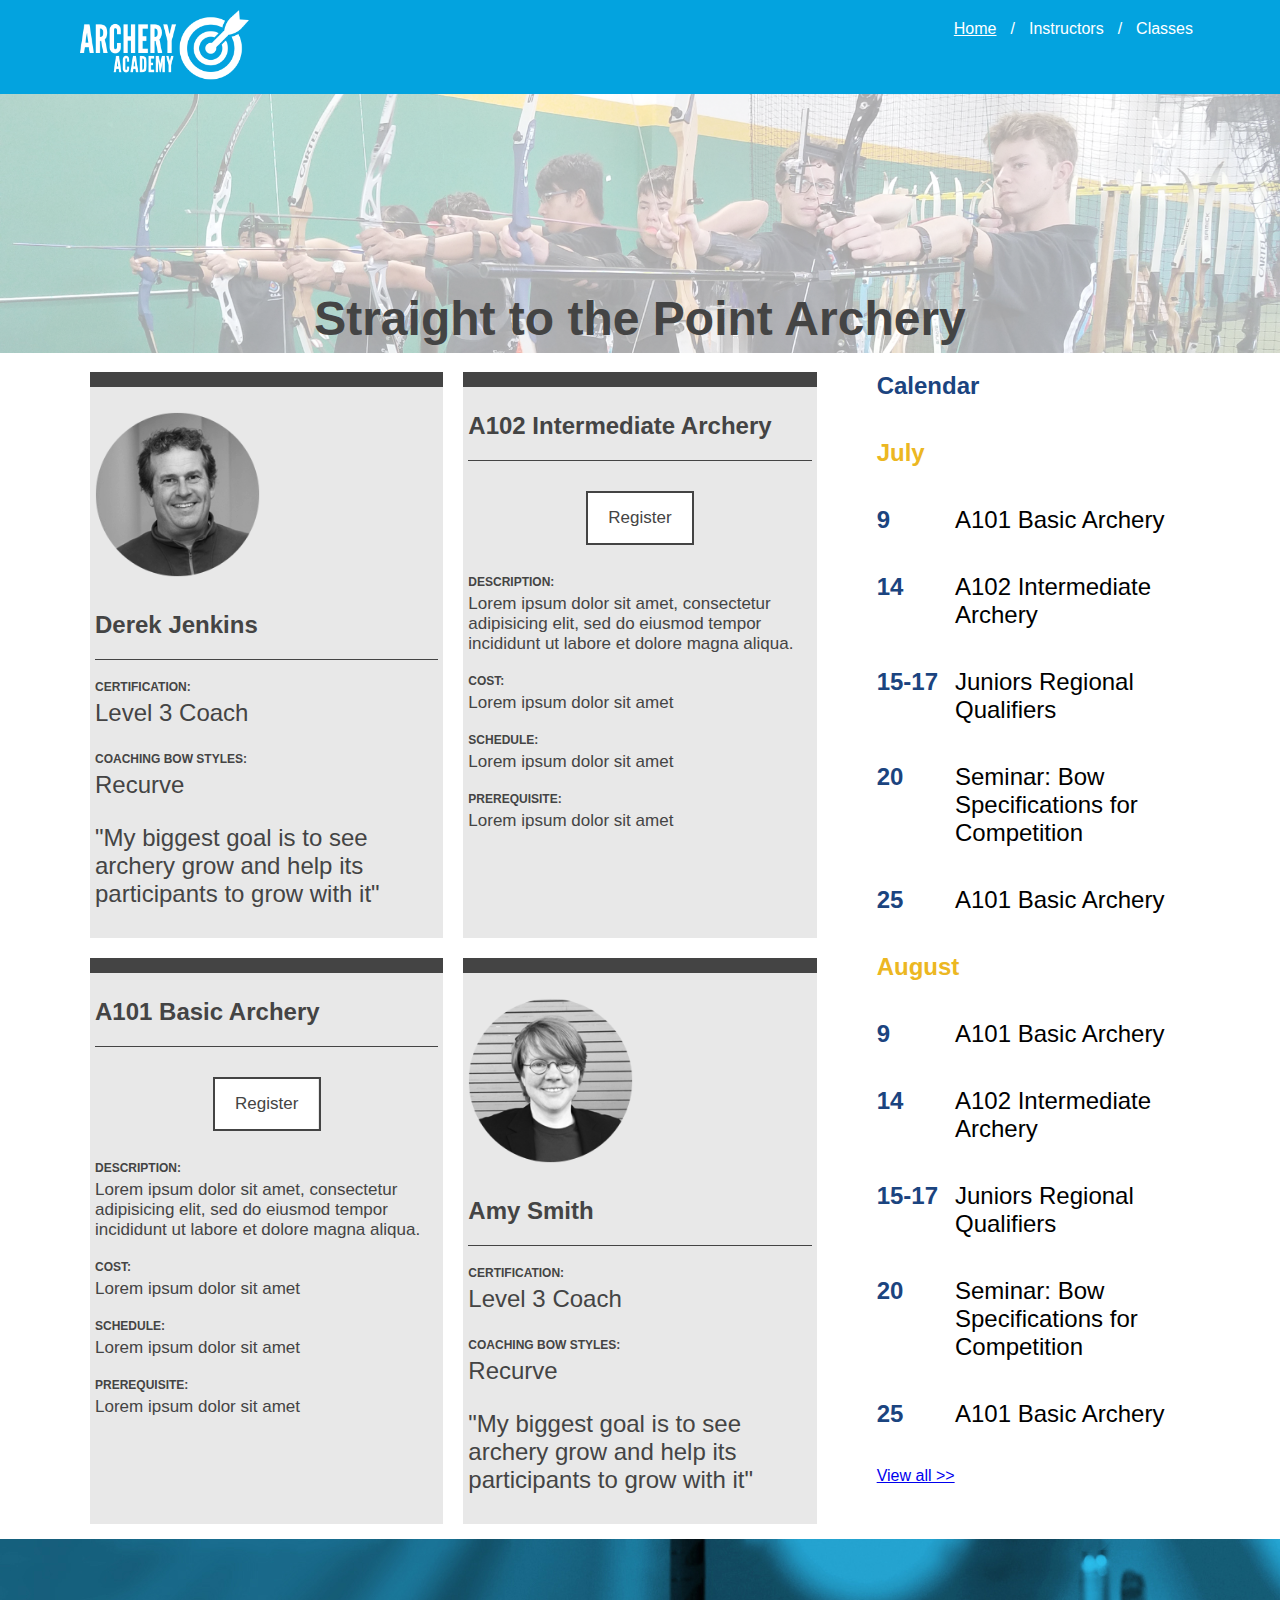
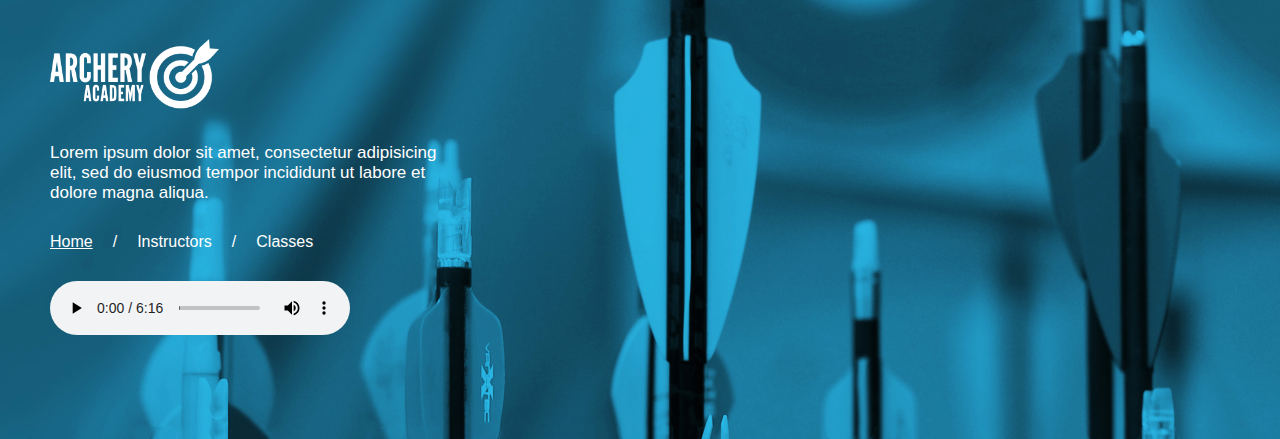
<file: index.html>
<!DOCTYPE html>
<html lang="en">
  <head>
    <meta charset="utf-8">
    <meta name="author" content="Ryan Petersen">
    <title>Straight to the Point Archery - Home</title>
    <link rel="stylesheet" type="text/css" href="styles/stylesheet.css">
    <link rel="stylesheet" href="https://use.fontawesome.com/releases/v5.6.3/css/all.css" integrity="sha384-UHRtZLI+pbxtHCWp1t77Bi1L4ZtiqrqD80Kn4Z8NTSRyMA2Fd33n5dQ8lWUE00s/" crossorigin="anonymous">
  </head>
  <body>
    <header>
      <a href="#main" class="skip">Skip to main content</a>
      <a href="index.html"><img class="header" src="media/archeryAcademy-logo-white.png" alt="archery academy logo"></a>
      <nav class="main-nav">
        <ul>
          <li><a class="active" href="#">Home</a></li>
          <li>/</li>
          <li><a href="instructors.html">Instructors</a></li>
          <li>/</li>
          <li><a href="register.html">Classes</a></li>
        </ul>
      </nav>
    </header>
    <main id="main" role="main">
      <div class="hero-container">
        <img src="media/archery-hero3.jpg" alt="archery students" style="width:100%; height:auto;">
        <h1>Straight to the Point Archery</h1>
      </div>
      <div class="grid-container">
        <section class="calendar">
          <h2><i class="far fa-calendar-alt"></i> Calendar</h2>
            <h3>July</h3>
              <p>9</p>
              <p>A101 Basic Archery</p>
              <p>14</p>
              <p>A102 Intermediate Archery</p>
              <p>15-17</p>
              <p>Juniors Regional Qualifiers</p>
              <p>20</p>
              <p>Seminar: Bow Specifications for Competition</p>
              <p>25</p>
              <p>A101 Basic Archery</p>
            <h3>August</h3>
              <p>9</p>
              <p>A101 Basic Archery</p>
              <p>14</p>
              <p>A102 Intermediate Archery</p>
              <p>15-17</p>
              <p>Juniors Regional Qualifiers</p>
              <p>20</p>
              <p>Seminar: Bow Specifications for Competition</p>
              <p>25</p>
              <p>A101 Basic Archery</p>
              <a href="#">View all >></a>
        </section>
        <section class="card-1">
          <div>
            <a href="instructors.html"><img src="media/instructor-bio-image1.png" alt="instructor photo Derek Jenkins"></a>
            <h2>Derek Jenkins</h2>
          </div>
          <h4>Certification:</h4>
          <p class="quote">Level 3 Coach</p>
          <h4>Coaching Bow Styles:</h4>
          <p class="quote">Recurve</p>
          <p class="quote">"My biggest goal is to see archery grow and help its participants to grow with it"</p>
        </section>
        <section class="card-2">
          <div>
            <h2>A102 Intermediate Archery</h2>
          </div>
          <p class="register-button"><a href="register.html">Register</a></p>
          <h4>Description:</h4>
            <p>Lorem ipsum dolor sit amet, consectetur adipisicing elit, sed do eiusmod tempor incididunt ut labore et dolore magna aliqua.</p>
          <h4>Cost:</h4>
            <p>Lorem ipsum dolor sit amet</p>
          <h4>Schedule:</h4>
            <p>Lorem ipsum dolor sit amet</p>
          <h4>Prerequisite:</h4>
            <p>Lorem ipsum dolor sit amet</p>
        </section>
        <section class="card-3">
          <div>
            <a href="instructors.html"><img src="media/instructor-bio-image2.png" alt="instructor photo Amy Smith"></a>
            <h2>Amy Smith</h2>
          </div>
          <h4>Certification:</h4>
          <p class="quote">Level 3 Coach</p>
          <h4>Coaching Bow Styles:</h4>
          <p class="quote">Recurve</p>
          <p class="quote">"My biggest goal is to see archery grow and help its participants to grow with it"</p>
        </section>
        <section class="card-4">
          <div>
            <h2>A101 Basic Archery</h2>
          </div>
          <p class="register-button"><a href="register.html">Register</a></p>
          <h4>Description:</h4>
            <p>Lorem ipsum dolor sit amet, consectetur adipisicing elit, sed do eiusmod tempor incididunt ut labore et dolore magna aliqua.</p>
          <h4>Cost:</h4>
            <p>Lorem ipsum dolor sit amet</p>
          <h4>Schedule:</h4>
            <p>Lorem ipsum dolor sit amet</p>
          <h4>Prerequisite:</h4>
            <p>Lorem ipsum dolor sit amet</p>
        </section>
      </div>
      </main>
    <footer>
      <img class="footer-logo" src="media/archeryAcademy-logo-white.png" alt="archery academy logo">
      <p class="footer-text">Lorem ipsum dolor sit amet, consectetur adipisicing elit, sed do eiusmod tempor incididunt ut labore et dolore magna aliqua.</p>
      <nav class="footer-nav">
        <ul>
          <li><a class="active" href="#">Home</a></li>
          <li>/</li>
          <li><a href="instructors.html">Instructors</a></li>
          <li>/</li>
          <li><a href="register.html">Classes</a></li>
        </ul>
      </nav>
      <audio controls>
        <source src="media/olympics-theme.mp3" type="audio/mpeg">
        Your browser does not support the audio element.
      </audio>
    </footer>
  </body>
</html>
</file>
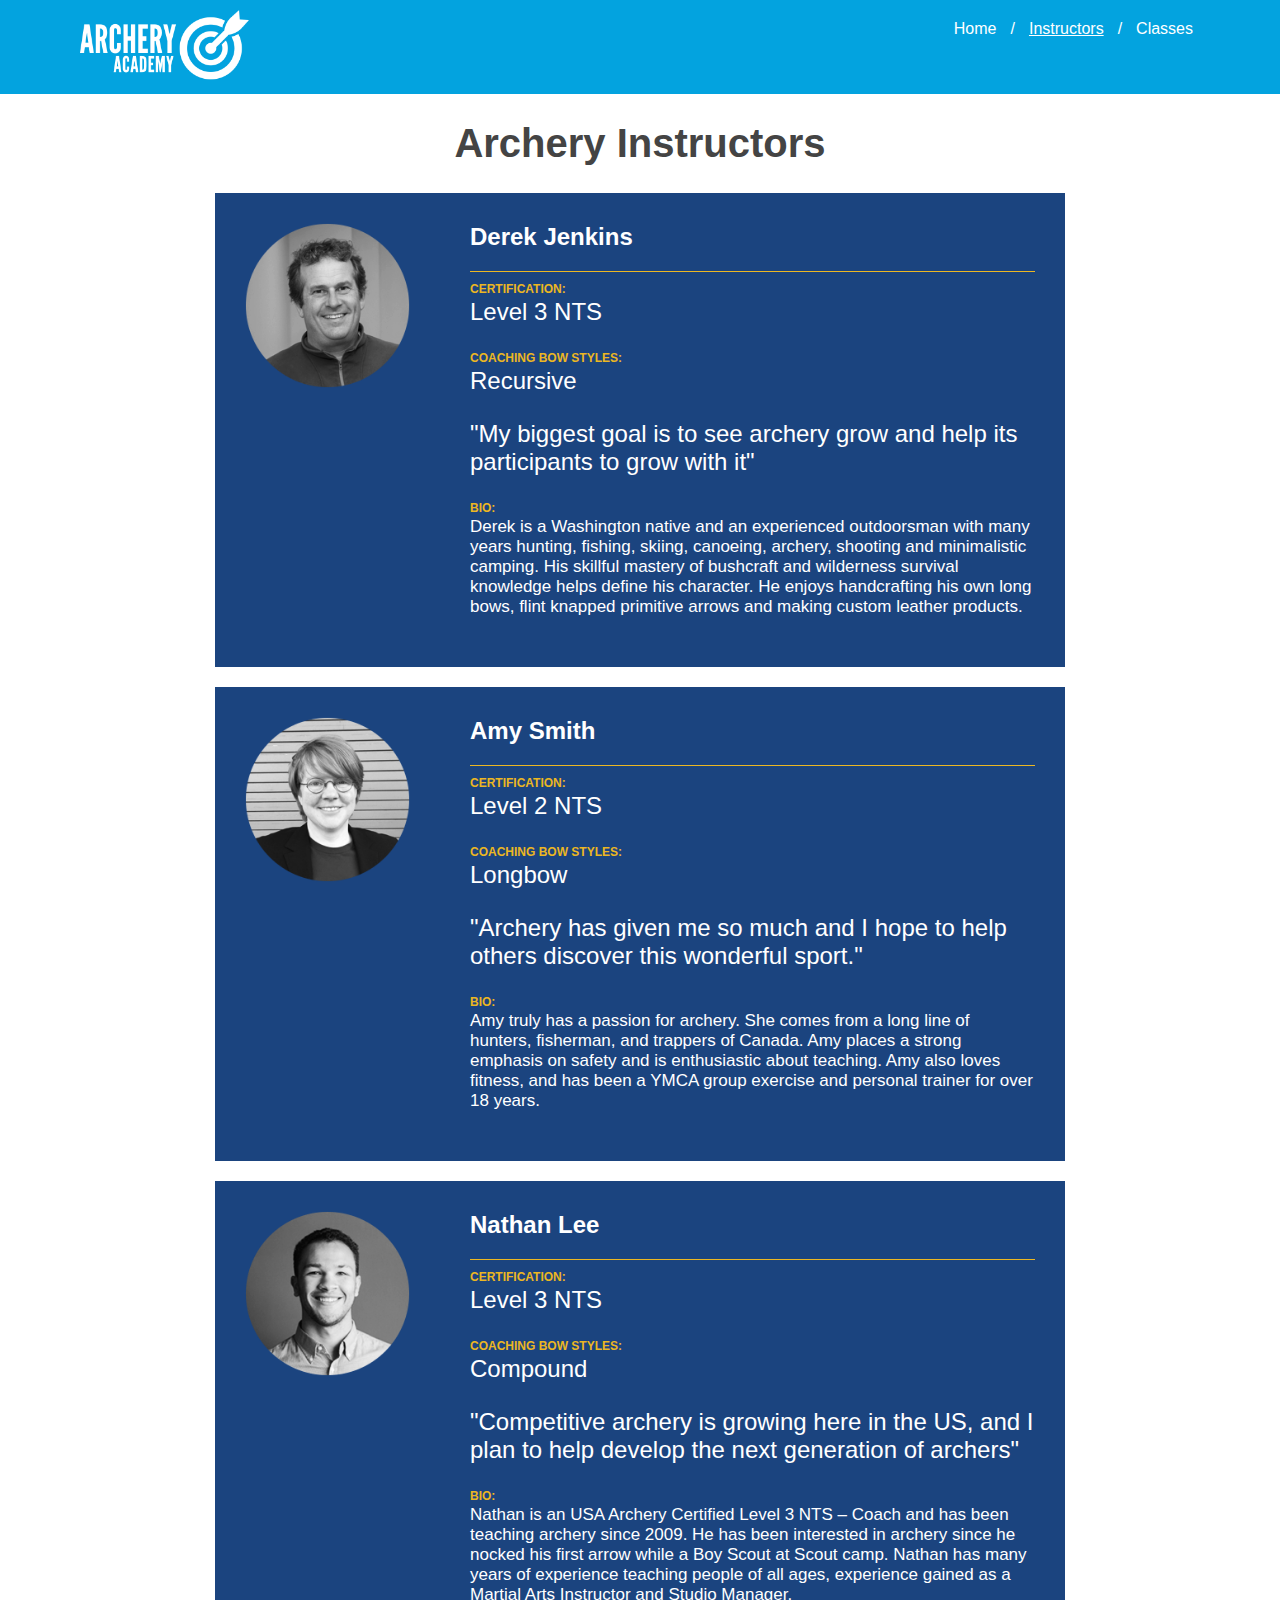
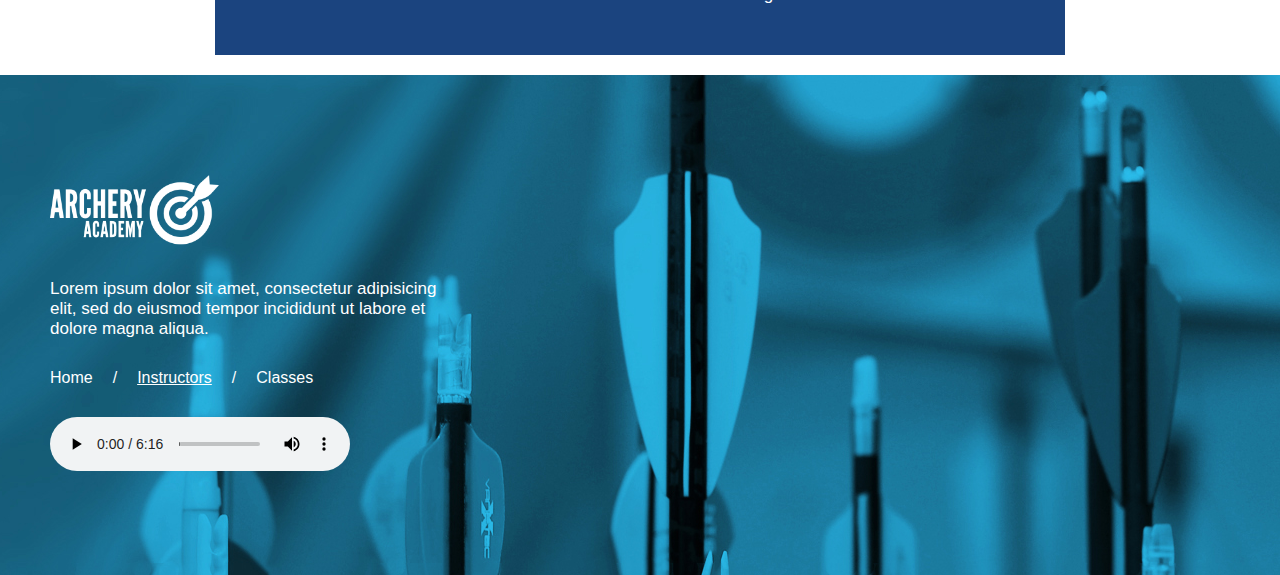
<file: instructors.html>
<!DOCTYPE html>
<html lang="en">
  <head>
    <meta charset="utf-8">
    <meta name="author" content="Ryan Petersen">
    <title>Straight to the Point Archery - Instructors</title>
    <link rel="stylesheet" type="text/css" href="styles/stylesheet.css">
  </head>
  <body>
    <header>
      <a href="index.html"><img class="header" src="media/archeryAcademy-logo-white.png" alt="archery academy logo"></a>
      <nav class="main-nav">
        <ul>
          <li><a href="index.html">Home</a></li>
          <li>/</li>
          <li><a class="active" href="instructors.html">Instructors</a></li>
          <li>/</li>
          <li><a href="register.html">Classes</a></li>
        </ul>
      </nav>
    </header>
    <h1>Archery Instructors</h1>
    <article class="instructor-profile">
      <section>
        <img src="media/instructor-bio-image1.png" alt="instructor photo Derek Jenkins">
      </section>
      <section>
        <div>
          <h2>Derek Jenkins</h2>
        </div>
        <h4>Certification:</h4>
        <p class="quote">Level 3 NTS</p>
        <h4>Coaching Bow Styles:</h4>
        <p class="quote">Recursive</p>
        <p class="quote">"My biggest goal is to see archery grow and help its participants to grow with it"</p>
        <h4>Bio:</h4>
        <p>Derek is a Washington native and an experienced outdoorsman with many years
          hunting, fishing, skiing, canoeing, archery, shooting and minimalistic camping.
          His skillful mastery of bushcraft and wilderness survival knowledge helps define
          his character. He enjoys handcrafting his own long bows, flint knapped primitive
          arrows and making custom leather products.</p>
      </section>
    </article>
    <article class="instructor-profile">
      <section>
        <img src="media/instructor-bio-image2.png" alt="instructor photo Amy Smith">
      </section>
      <section>
        <div>
          <h2>Amy Smith</h2>
        </div>
        <h4>Certification:</h4>
        <p class="quote">Level 2 NTS</p>
        <h4>Coaching Bow Styles:</h4>
        <p class="quote">Longbow</p>
        <p class="quote">"Archery has given me so much and I hope to help others discover this wonderful sport."</p>
        <h4>Bio:</h4>
        <p>Amy truly has a passion for archery. She comes from a long line of hunters,
          fisherman, and trappers of Canada. Amy  places a strong emphasis on safety
          and is enthusiastic about teaching. Amy also loves fitness, and  has been a
          YMCA group exercise and personal trainer for over 18 years.</p>
      </section>
    </article>
    <article class="instructor-profile">
      <section>
        <img src="media/instructor-bio-image3.png" alt="instructor photo Nathan Lee">
      </section>
      <section>
        <div>
          <h2>Nathan Lee</h2>
        </div>
        <h4>Certification:</h4>
        <p class="quote">Level 3 NTS</p>
        <h4>Coaching Bow Styles:</h4>
        <p class="quote">Compound</p>
        <p class="quote">"Competitive archery is growing here in the US, and I plan to help develop the next generation of archers"</p>
        <h4>Bio:</h4>
        <p>Nathan is an USA Archery Certified Level 3 NTS – Coach and has been teaching
          archery since 2009. He has been interested in archery since he nocked his first
          arrow while a Boy Scout at Scout camp. Nathan has many years of experience teaching
          people of all ages, experience gained as a Martial Arts Instructor and Studio Manager.</p>
      </section>
    </article>
    <footer>
      <img class="footer-logo" src="media/archeryAcademy-logo-white.png" alt="archery academy logo">
      <p class="footer-text">Lorem ipsum dolor sit amet, consectetur adipisicing elit, sed do eiusmod tempor incididunt ut labore et dolore magna aliqua.</p>
      <nav class="footer-nav">
        <ul>
          <li><a href="index.html">Home</a></li>
          <li>/</li>
          <li><a class="active" href="#">Instructors</a></li>
          <li>/</li>
          <li><a href="register.html">Classes</a></li>
        </ul>
      </nav>
      <audio controls>
        <source src="media/olympics-theme.mp3" type="audio/mpeg">
        Your browser does not support the audio element.
      </audio>
    </footer>
  </body>
</html>
</file>
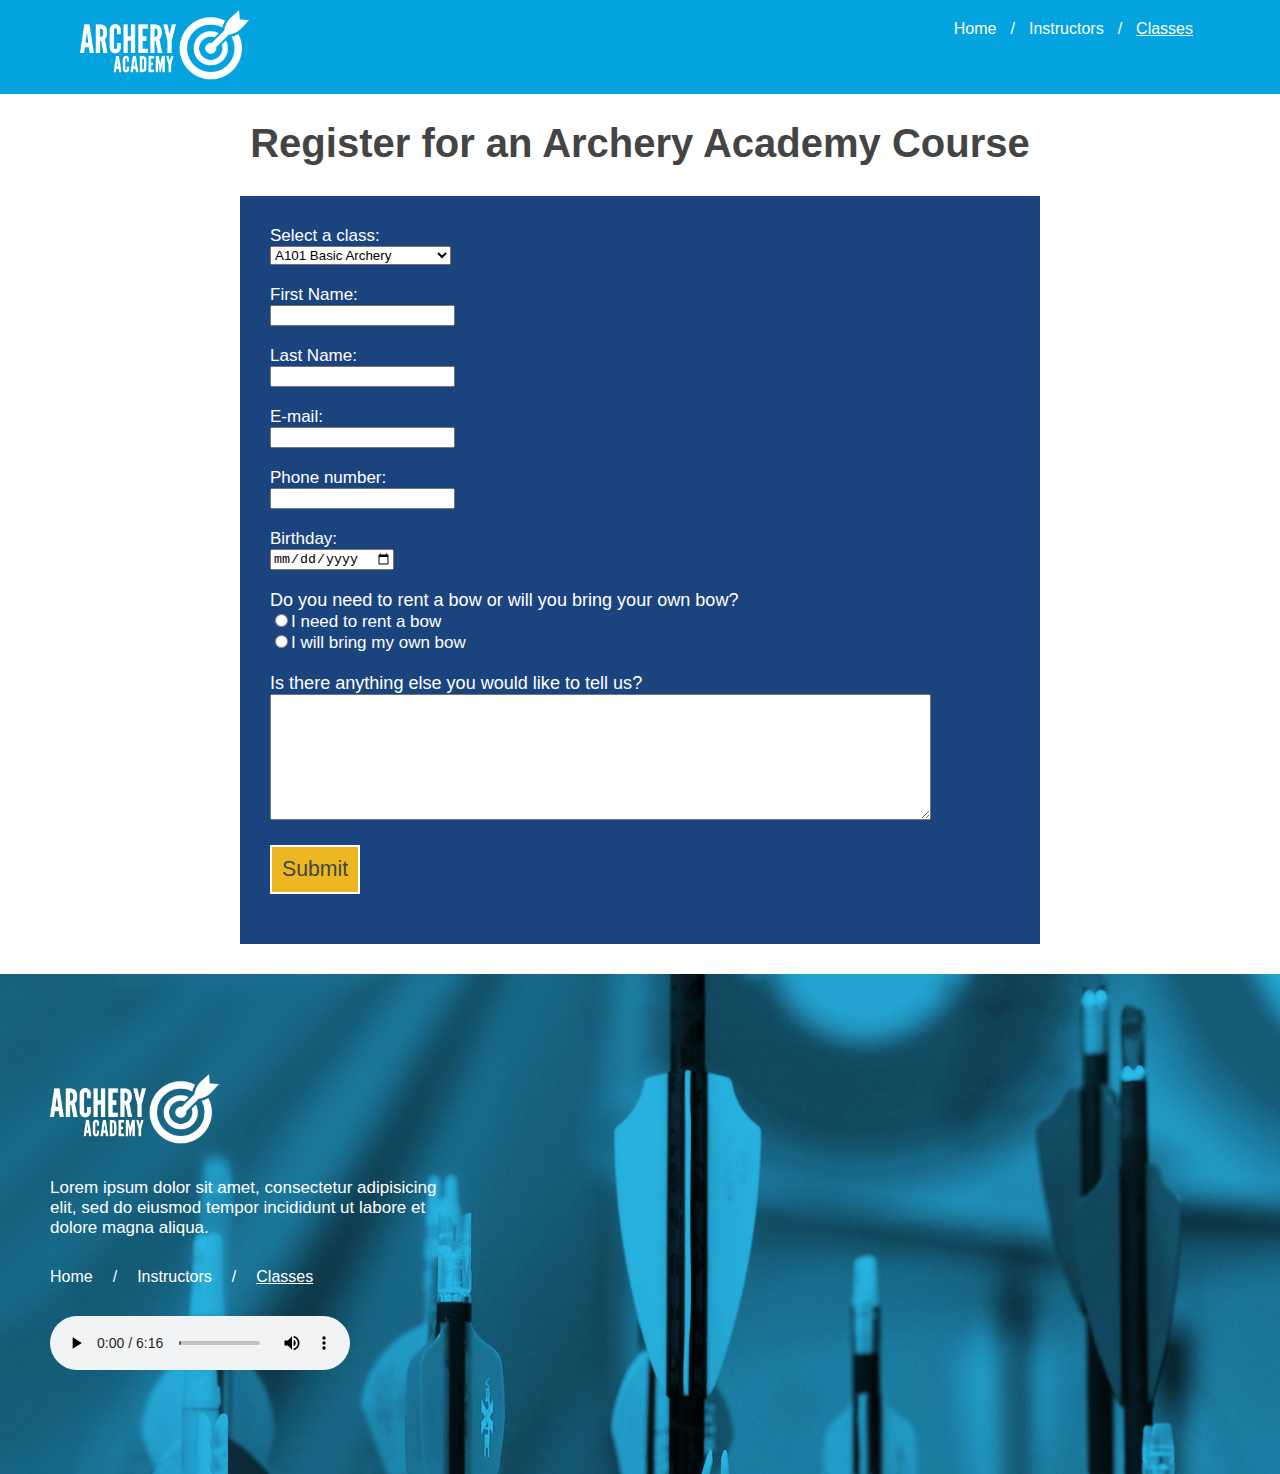
<file: register.html>
<!DOCTYPE html>
<html lang="en">
  <head>
    <meta charset="utf-8">
    <meta name="author" content="Ryan Petersen">
    <title>Straight to the Point Archery - Register</title>
    <link rel="stylesheet" type="text/css" href="styles/stylesheet.css">
  </head>
  <body>
    <header>
      <a href="index.html"><img class="header" src="media/archeryAcademy-logo-white.png" alt="archery academy logo"></a>
      <nav class="main-nav">
        <ul>
          <li><a href="index.html">Home</a></li>
          <li>/</li>
          <li><a href="instructors.html">Instructors</a></li>
          <li>/</li>
          <li><a class="active">Classes</a></li>
        </ul>
      </nav>
    </header>
    <div class="register-container">
      <h1>Register for an Archery Academy Course</h1>
      <form class="register" method="get">
        <label for="classes">Select a class:</label>
        <select name="classes" id="classes">
          <option value="A101">A101 Basic Archery</option>
          <option value="A102">A102 Intermediate Archery</option>
          <option value="A103">A103 Advanced Archery</option>
        </select>
        <label for="first-name">First Name:</label>
        <input type="text" name="first-name" id="first-name">
        <label for="last-name">Last Name:</label>
        <input type="text" name="last-name" id="last-name">
        <label for="email">E-mail:</label>
        <input type="email" name="email" id="email">
        <label for="phone">Phone number:</label>
        <input type="tel" name="usrtel" id="phone">
        <label for="bday">Birthday:</label>
        <input type="date" name="bday" id="bday">
        <p>Do you need to rent a bow or will you bring your own bow?</p>
        <label for="rent-bow"></label>
        <input type="radio" name="bow-rental" value="rent-bow" id="rent-bow">I need to rent a bow<br>
        <label for="own-bow"></label>
        <input type="radio" name="bow-rental" value="own-bow" id="own-bow">I will bring my own bow
        <p class="form-text">Is there anything else you would like to tell us?</p>
        <textarea name="message" rows="8" cols="80" id="text-box"></textarea>
        <label for="submit-button"></label>
        <input type="submit" value="Submit" id="submit-button">
      </form>
    </div>
    <footer>
      <img class="footer-logo" src="media/archeryAcademy-logo-white.png" alt="archery academy logo">
      <p class="footer-text">Lorem ipsum dolor sit amet, consectetur adipisicing elit, sed do eiusmod tempor incididunt ut labore et dolore magna aliqua.</p>
      <nav class="footer-nav">
        <ul>
          <li><a href="index.html">Home</a></li>
          <li>/</li>
          <li><a href="instructors.html">Instructors</a></li>
          <li>/</li>
          <li><a class="active">Classes</a></li>
        </ul>
      </nav>
      <audio controls>
        <source src="media/olympics-theme.mp3" type="audio/mpeg">
        Your browser does not support the audio element.
      </audio>
    </footer>
  </body>
</file>
<file: styles/stylesheet.css>
* {
  box-sizing: border-box;
}
body {
  margin: 0; /* Use zero to allow header and hero image to cover entire width*/
  font-family: Arial, Helvetica, sans-serif;
  background-color: white;
}
h1 {
  font-size: 2.5em; /* 2.5em = 40px/16px */
  font-weight: bold;
  color: #444444;
  text-align: center;
}
h2 {
  font-size: 1.5em; /* 1.5em = 24px/16px */
  font-weight: bold;
}
h3 {
  font-weight: bold;
  font-size: 1.0625em; /* 1.0625em=17px/16px */
}
h4 {
  text-transform: uppercase;
  font-size: .75em; /* = 12px/16px */
}
p {
  font-weight: normal;
  font-size: 1.0625em; /* =17px/16px */
  margin: 0 0 20px;
}
p.quote {
  margin: 0 0 25px;
  font-size: 1.5em; /* =24px/16px */
}
/* Skip text link for A11y */
.skip {
    position: absolute;
    top: -1000px;
    left: -1000px;
    height: 1px;
    width: 1px;
    text-align: left;
    overflow: hidden;
}

a.skip:active,
a.skip:focus,
a.skip:hover {
    left: 0;
    top: 0;
    width: auto;
    height: auto;
    overflow: visible;
}
/* Header */
header {
  background-color: #03a3df;
  height: auto;
  width: auto;
}
img.header {
  width: auto;
  height: 70px;
  margin: 10px 80px;
}
.main-nav {
  float: right;
  margin: 20px 80px
}
.main-nav ul {
  list-style-type: none;
  margin: 0;
  padding: 0;
  overflow: hidden;
}
.main-nav li {
  float: left;
  display: inline-block;
  color: white;
  text-align: left;
  padding: 0px 7px;
  font-size: 1em; /* 16px/16px */
}
.main-nav a {
  text-decoration: none;
  color: white;
}
a.active {
  text-decoration: underline;
}
.main-nav a:hover {
  text-decoration: underline;
}
/* Homepage HERO image */
.hero-container {
  position: relative;
}
.hero-container h1 {
  position: absolute;
  top: 75%;
  width: 100%;
  text-align: center;
  margin: 0;
  color: #444444;
  font-size: 3.0em; /* 3em = 48px/16px */
}
.hero-container img {
  opacity: 0.35;
}
/* Home page grid */
.grid-container {
  margin: 15px auto;
  max-width: 1100px;
  display: grid;
  grid-template-columns: 1fr 1fr 1fr;
  grid-gap: 20px;
}
.card-3 {
  order: 1;
}
/* Homepage cards */
section[class^="card"] {
  background-color: #E8E8E8;
  padding: 5px;
  border-top: 15px solid #444444;
}
section[class^="card"] div{
  border-bottom: 1px solid #444444;
}
section[class^="card"] h2 {
  color: #444444;
}
section[class^="card"] h4 {
  color: #444444;
  margin: 20px 0 5px;
}
section[class^="card"] p {
  color: #444444;
}
section[class^="card"] img {
  width: 165px;
  margin: 20px 0 10px 0;
}
/* Register button */
.register-button {
  width: 108px;
  border: 2px solid #444444;
  text-align: center;
}
p.register-button {
  margin: 30px auto;
}
.register-button a {
  display: inline-block;
  padding: 15px 20px;
  color: #444444;
  background-color: white;
  text-decoration: none;
  transition: color .2s linear, background-color .2s linear;
}
.register-button a:hover {
  color: white;
  background-color: #444444;
}
/* Home page calendar */
.calendar {
  grid-column: 3 / 4;
  grid-row: 1 / 3;
  margin-left: 40px;
  display: grid;
  grid-template-columns: 1fr 3fr;
}
.calendar h2 {
  grid-column: 1 / 3;
  color: #1b447f;
  font-size: 1.5em; /*24/16em */
  font-weight: bold;
  margin: 0;
}
.calendar h3 {
  grid-column: 1 / 3;
  color: #ecb722;
  font-size: 1.5em; /*24/16em */
  font-weight: bold;
  margin: 0;
}
.calendar p {
  font-size: 1.5em; /* 24px/16px */
  margin: 0;
}
.calendar p:nth-of-type(2n+1) {
  color: #1b447f;
  font-weight: bold;
}
.calendar a {
  grid-column: 1 / 3;
}
/* Instructors page */
.instructor-profile {
  display: flex;
  margin: 0 auto 20px auto;
  max-width: 850px;
  background-color: #1b447f;
  color: white;
}
.instructor-profile section {
  margin: 30px;
}
.instructor-profile div {
  margin: 0 0 10px 0;
  border-bottom: 1px solid #ecb722;
}
.instructor-profile h2 {
  margin: 0 0 20px 0;
}
.instructor-profile h4 {
  margin: 0 0 2px 0;
  color: #ecb722;
}
.instructor-profile img {
  width: 165px;
  height: 165px;
}
/* Class Registration page */
.register-container {
  margin: 0 auto;
  max-width: 800px;
}
.register-container h2 {
  color: #444444;
}
.register {
  margin: 30px auto;
  padding: 30px 30px;
  max-width: 800px;
  background-color: #1b447f;
  color: white;
  font-weight: normal;
  font-size: 1.0625em; /* 17px=17/16em */
}
.register input {
  display: block;
  margin-bottom: 20px;
}
.register select {
  display: block;
  margin-bottom: 20px;
}
.register label {
  display: block;
}
.register p {
  margin-bottom: 0;
}
p.form-text {
  margin-top: 20px;
}
input[type="radio"] {
  display: inline;
  margin-bottom: 0;
}
input[type="submit"] {
  color: #444444;
  font-size: 1.25em; /* 20px=20/16em */
  padding: 10px;
  background-color: #ecb722;
  border: 2px solid white;
  border-radius: 0px;
  margin-top: 20px;
}
/* Footer */
footer {
  background-image: url("../media/footerImage.jpg");
  background-color: #1b447f;
  height: 500px;
  width: auto;
  background-position: center;
  background-repeat: no-repeat;
  background-size: cover;
  position: relative;
}
img.footer-logo {
  width: auto;
  height: 70px;
  margin: 100px 0 30px 50px;
}
p.footer-text {
  text-align: left;
  max-width: 400px;
  margin: 0 0 30px 50px;
  color: white;
}
.footer-nav {
  margin: 0 0 30px 50px;
  padding: 0;
}
.footer-nav ul {
  list-style-type: none;
  overflow: hidden;
  margin: 0;
  padding: 0;
}
.footer-nav li {
  float: left;
  display: inline-block;
  color: white;
  text-align: left;
  padding-right: 20px;
  font-size: 1em; /* 16px/16px */
}
.footer-nav a {
  text-decoration: none;
  color: white;
}
a.active {
  text-decoration: underline;
}
.footer-nav a:hover {
  text-decoration: underline;
}
audio {
  margin: 0 0 50px 50px;
}
</file>
